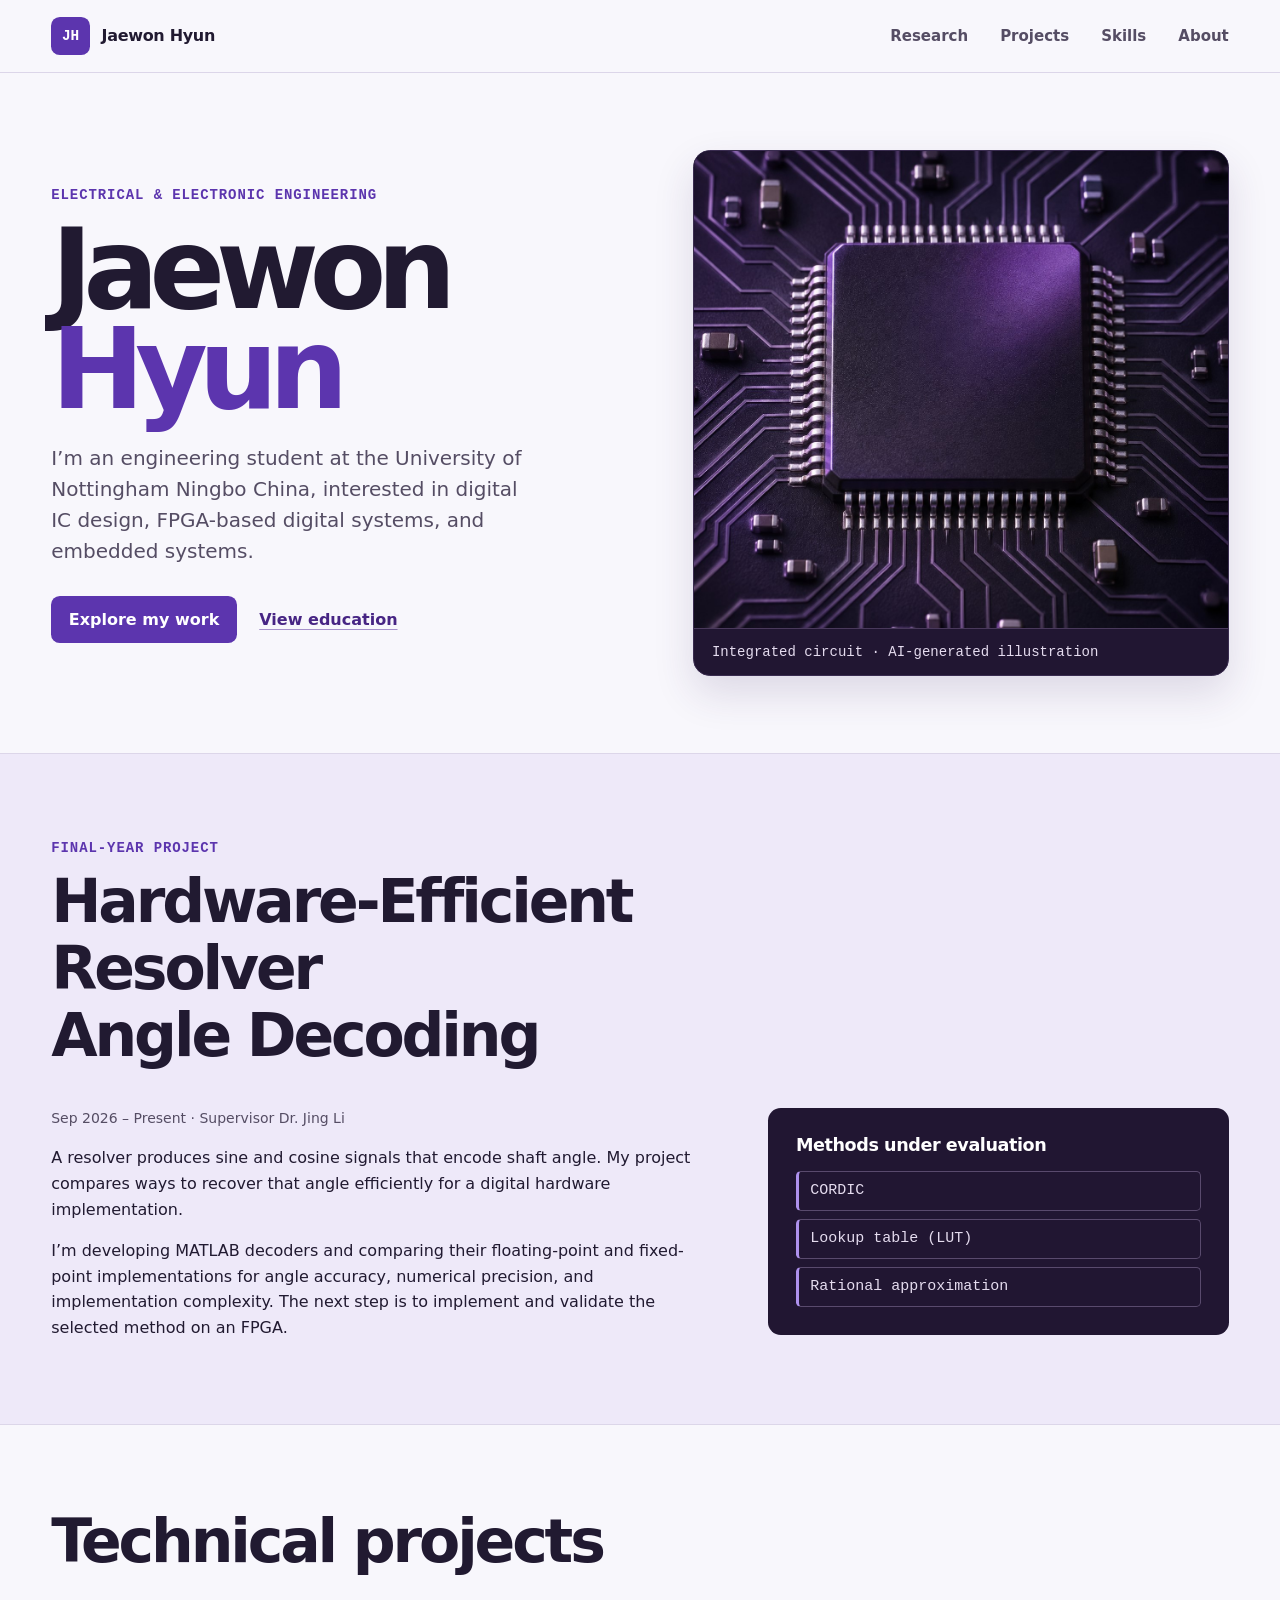
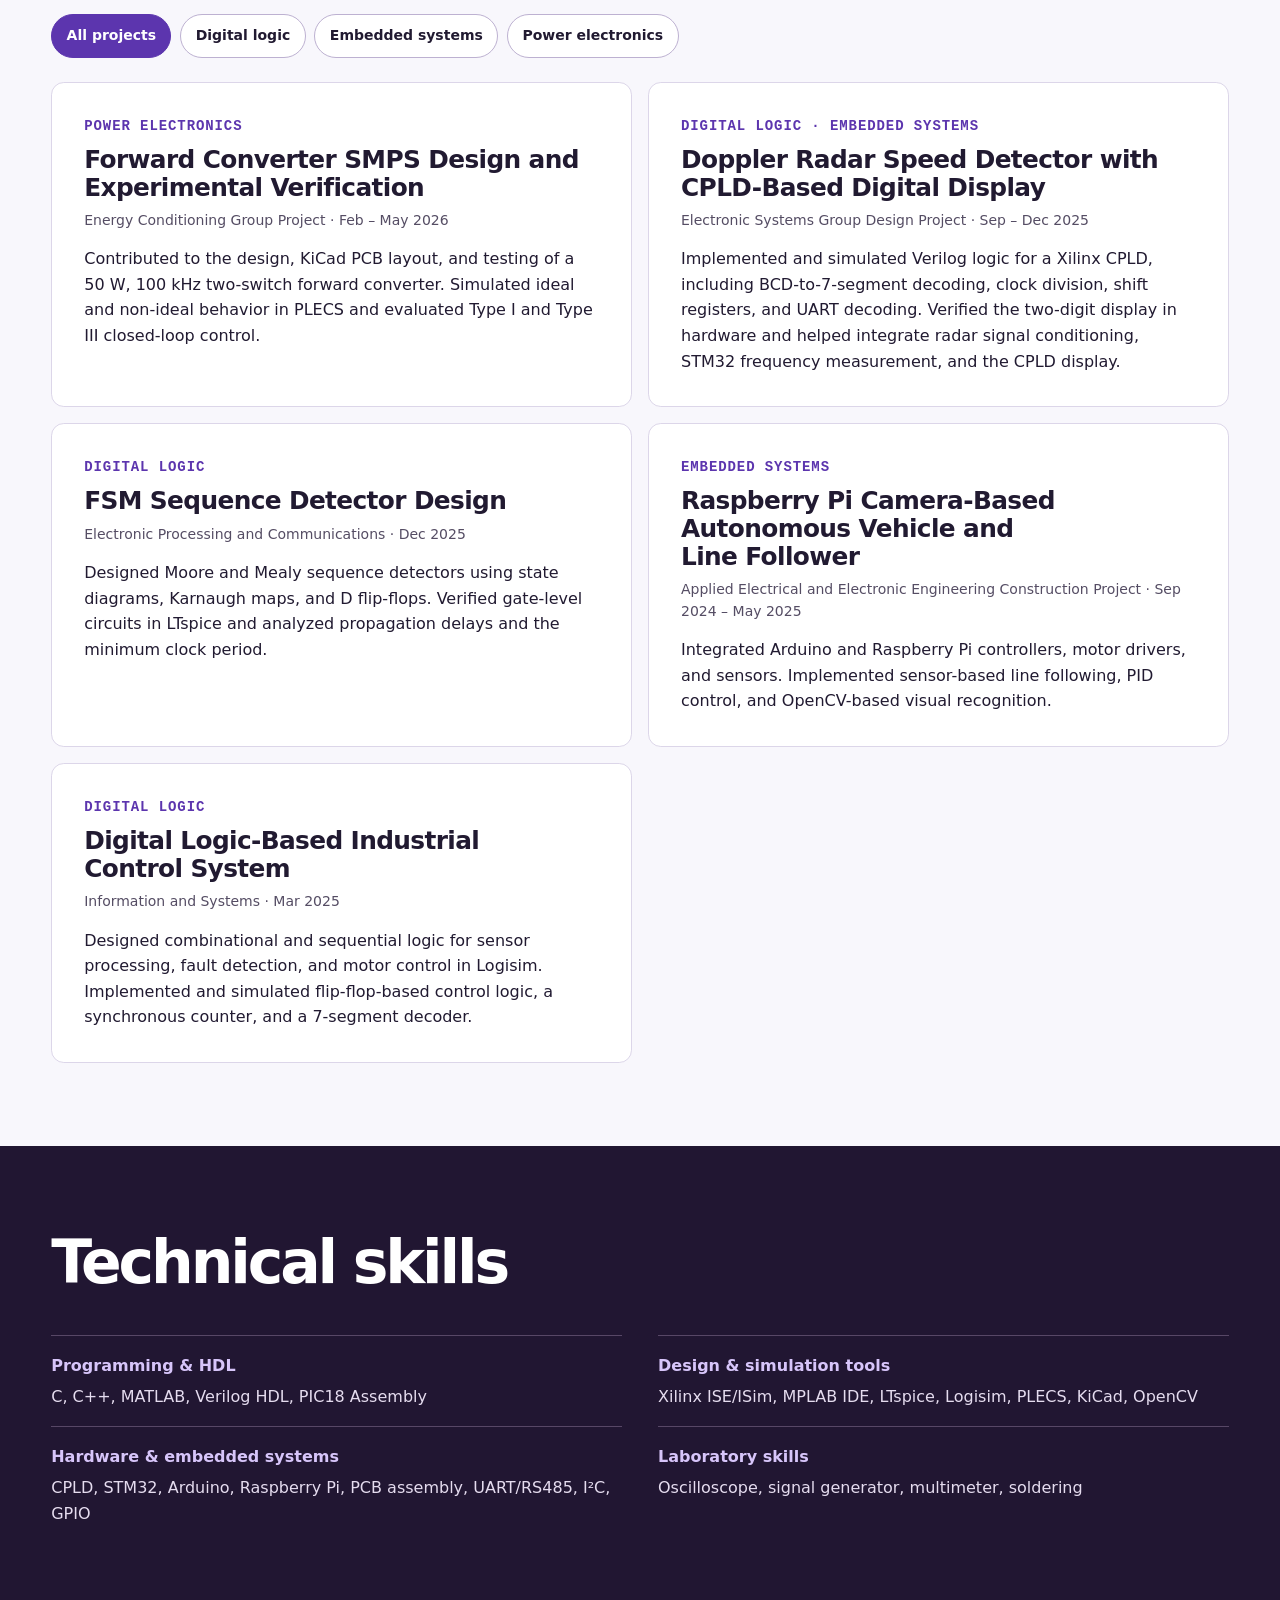
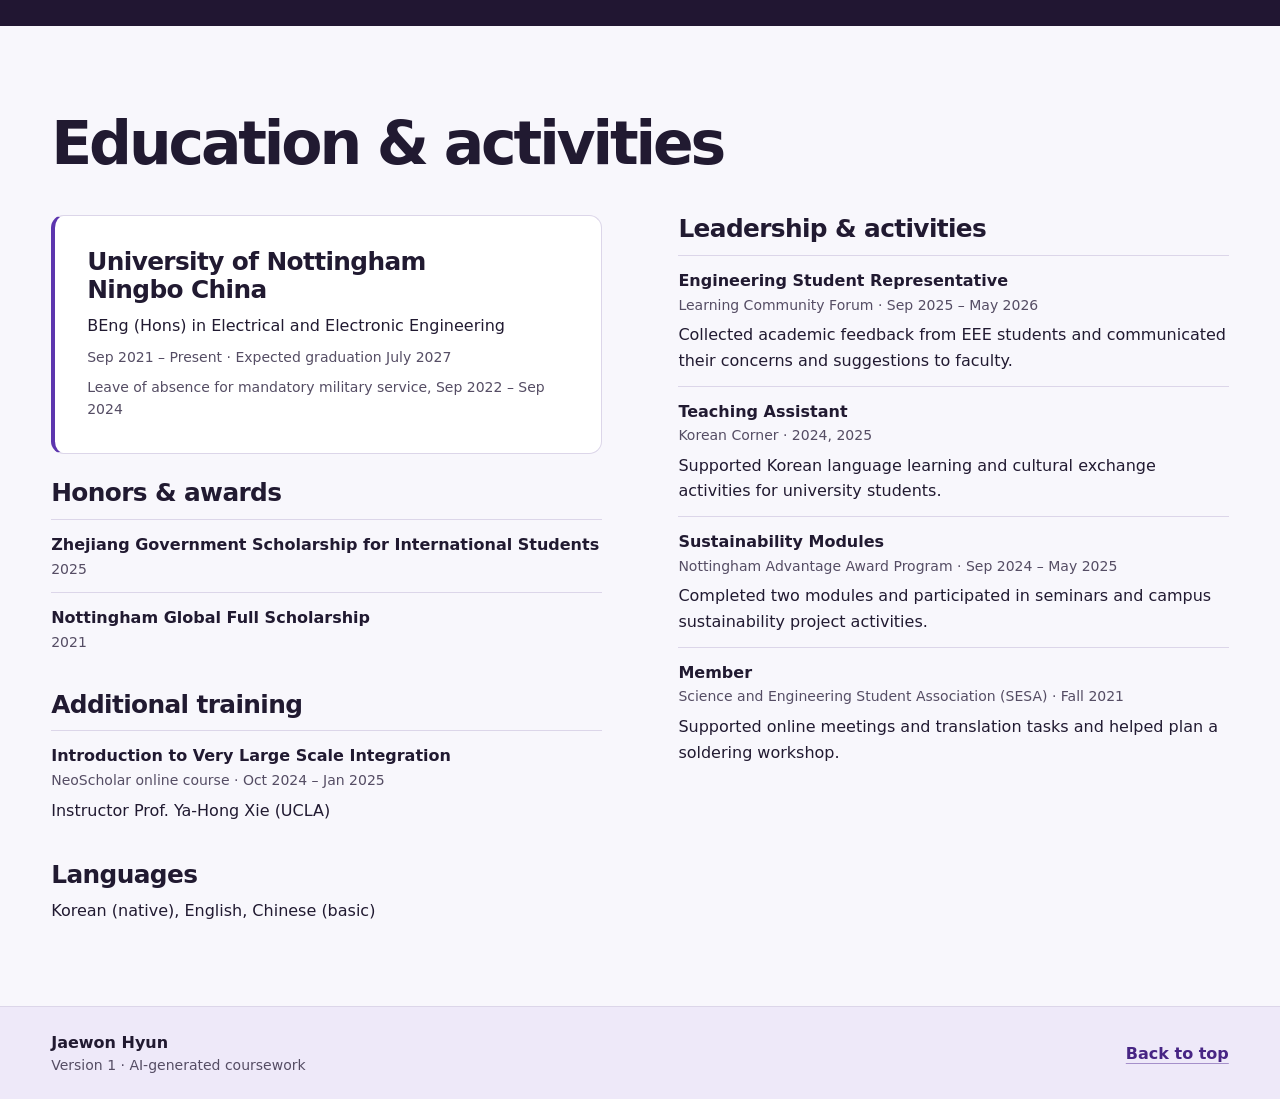
<file: version1/index.html>
<!doctype html>
<html lang="en">
<head>
  <meta charset="utf-8">
  <meta name="viewport" content="width=device-width, initial-scale=1">
  <meta name="description" content="Jaewon Hyun’s electrical and electronic engineering portfolio, featuring resolver angle decoding research, digital logic, and embedded systems projects.">
  <meta name="theme-color" content="#f8f7fc">
  <title>Jaewon Hyun | Engineering Portfolio</title>
  <link rel="stylesheet" href="styles.css">
  <script src="projects.js" defer></script>
</head>
<body>
  <a class="skip-link" href="#main">Skip to content</a>
  <header class="site-header" id="top">
    <div class="container header-inner">
      <a class="brand" href="#top" aria-label="Jaewon Hyun, home">
        <span class="monogram" aria-hidden="true">JH</span>
        <span>Jaewon Hyun</span>
      </a>
      <nav aria-label="Main navigation">
        <a href="#research">Research</a>
        <a href="#projects">Projects</a>
        <a href="#skills">Skills</a>
        <a href="#about">About</a>
      </nav>
    </div>
  </header>

  <main id="main" tabindex="-1">
    <section class="hero container" aria-labelledby="portfolio-title">
      <div class="hero-copy">
        <p class="eyebrow">Electrical &amp; electronic engineering</p>
        <h1 id="portfolio-title">Jaewon <span>Hyun</span></h1>
        <p class="intro">I’m an engineering student at the University of Nottingham Ningbo China, interested in digital IC design, FPGA-based digital systems, and embedded systems.</p>
        <div class="hero-links">
          <a class="button" href="#research">Explore my work</a>
          <a class="text-link" href="#education">View education</a>
        </div>
      </div>
      <figure class="hero-figure">
        <img src="assets/chip.jpg" width="1254" height="1254" alt="Illustration of an integrated circuit on a circuit board, lit in violet">
        <figcaption>Integrated circuit · AI-generated illustration</figcaption>
      </figure>
    </section>

    <section class="section research-section" id="research" aria-labelledby="research-title">
      <div class="container">
        <header class="section-heading">
          <p class="eyebrow">Final-year project</p>
          <h2 id="research-title">Hardware‑Efficient Resolver Angle Decoding</h2>
        </header>
        <div class="research-grid">
          <div class="research-copy">
            <p class="meta"><time datetime="2026-09">Sep 2026</time> – Present <span aria-hidden="true">·</span> Supervisor Dr. Jing Li</p>
            <p>A resolver produces sine and cosine signals that encode shaft angle. My project compares ways to recover that angle efficiently for a digital hardware implementation.</p>
            <p>I’m developing MATLAB decoders and comparing their floating-point and fixed-point implementations for angle accuracy, numerical precision, and implementation complexity. The next step is to implement and validate the selected method on an FPGA.</p>
          </div>
          <div class="methods">
            <h3>Methods under evaluation</h3>
            <ul>
              <li>CORDIC</li>
              <li>Lookup table (LUT)</li>
              <li>Rational approximation</li>
            </ul>
          </div>
        </div>
      </div>
    </section>

    <section class="section container" id="projects" aria-labelledby="projects-title">
      <header class="section-heading">
        <h2 id="projects-title">Technical projects</h2>
      </header>
      <div class="project-filters" role="group" aria-label="Filter projects by topic" hidden>
        <button type="button" aria-pressed="true" data-filter="all">All projects</button>
        <button type="button" aria-pressed="false" data-filter="digital">Digital logic</button>
        <button type="button" aria-pressed="false" data-filter="embedded">Embedded systems</button>
        <button type="button" aria-pressed="false" data-filter="power">Power electronics</button>
      </div>
      <p class="visually-hidden" id="filter-status" role="status"></p>
      <div class="project-grid" id="project-list">
        <article class="project" data-topic="power">
          <p class="project-topic">Power electronics</p>
          <h3>Forward Converter SMPS Design and Experimental Verification</h3>
          <p class="meta">Energy Conditioning Group Project <span aria-hidden="true">·</span> <time datetime="2026-02">Feb</time> – <time datetime="2026-05">May 2026</time></p>
          <p>Contributed to the design, KiCad PCB layout, and testing of a 50 W, 100 kHz two-switch forward converter. Simulated ideal and non-ideal behavior in PLECS and evaluated Type I and Type III closed-loop control.</p>
        </article>
        <article class="project" data-topic="digital embedded">
          <p class="project-topic">Digital logic <span aria-hidden="true">·</span> Embedded systems</p>
          <h3>Doppler Radar Speed Detector with CPLD-Based Digital Display</h3>
          <p class="meta">Electronic Systems Group Design Project <span aria-hidden="true">·</span> <time datetime="2025-09">Sep</time> – <time datetime="2025-12">Dec 2025</time></p>
          <p>Implemented and simulated Verilog logic for a Xilinx CPLD, including BCD-to-7-segment decoding, clock division, shift registers, and UART decoding. Verified the two-digit display in hardware and helped integrate radar signal conditioning, STM32 frequency measurement, and the CPLD display.</p>
        </article>
        <article class="project" data-topic="digital">
          <p class="project-topic">Digital logic</p>
          <h3>FSM Sequence Detector Design</h3>
          <p class="meta">Electronic Processing and Communications <span aria-hidden="true">·</span> <time datetime="2025-12">Dec 2025</time></p>
          <p>Designed Moore and Mealy sequence detectors using state diagrams, Karnaugh maps, and D flip-flops. Verified gate-level circuits in LTspice and analyzed propagation delays and the minimum clock period.</p>
        </article>
        <article class="project" data-topic="embedded">
          <p class="project-topic">Embedded systems</p>
          <h3>Raspberry Pi Camera-Based Autonomous Vehicle and Line Follower</h3>
          <p class="meta">Applied Electrical and Electronic Engineering Construction Project <span aria-hidden="true">·</span> <time datetime="2024-09">Sep 2024</time> – <time datetime="2025-05">May 2025</time></p>
          <p>Integrated Arduino and Raspberry Pi controllers, motor drivers, and sensors. Implemented sensor-based line following, PID control, and OpenCV-based visual recognition.</p>
        </article>
        <article class="project" data-topic="digital">
          <p class="project-topic">Digital logic</p>
          <h3>Digital Logic-Based Industrial Control System</h3>
          <p class="meta">Information and Systems <span aria-hidden="true">·</span> <time datetime="2025-03">Mar 2025</time></p>
          <p>Designed combinational and sequential logic for sensor processing, fault detection, and motor control in Logisim. Implemented and simulated flip-flop-based control logic, a synchronous counter, and a 7-segment decoder.</p>
        </article>
      </div>
    </section>

    <section class="section skills-section" id="skills" aria-labelledby="skills-title">
      <div class="container">
        <header class="section-heading">
          <h2 id="skills-title">Technical skills</h2>
        </header>
        <dl class="skills-grid">
          <div><dt>Programming &amp; HDL</dt><dd>C, C++, MATLAB, Verilog HDL, PIC18 Assembly</dd></div>
          <div><dt>Design &amp; simulation tools</dt><dd>Xilinx ISE/ISim, MPLAB IDE, LTspice, Logisim, PLECS, KiCad, OpenCV</dd></div>
          <div><dt>Hardware &amp; embedded systems</dt><dd>CPLD, STM32, Arduino, Raspberry Pi, PCB assembly, UART/RS485, I²C, GPIO</dd></div>
          <div><dt>Laboratory skills</dt><dd>Oscilloscope, signal generator, multimeter, soldering</dd></div>
        </dl>
      </div>
    </section>

    <section class="section container" id="about" aria-labelledby="about-title">
      <header class="section-heading">
        <h2 id="about-title">Education &amp; activities</h2>
      </header>
      <div class="about-grid">
        <div class="education-column">
          <article class="education" id="education" aria-labelledby="education-title">
            <h3 id="education-title">University of Nottingham Ningbo China</h3>
            <p>BEng (Hons) in Electrical and Electronic Engineering</p>
            <p class="meta"><time datetime="2021-09">Sep 2021</time> – Present <span aria-hidden="true">·</span> Expected graduation <time datetime="2027-07">July 2027</time></p>
            <p class="meta">Leave of absence for mandatory military service, <time datetime="2022-09">Sep 2022</time> – <time datetime="2024-09">Sep 2024</time></p>
          </article>
          <div class="background-group">
            <h3>Honors &amp; awards</h3>
            <ul class="record-list">
              <li><strong>Zhejiang Government Scholarship for International Students</strong><span><time datetime="2025">2025</time></span></li>
              <li><strong>Nottingham Global Full Scholarship</strong><span><time datetime="2021">2021</time></span></li>
            </ul>
          </div>
          <div class="background-group">
            <h3>Additional training</h3>
            <ul class="record-list">
              <li>
                <strong>Introduction to Very Large Scale Integration</strong>
                <span>NeoScholar online course <span aria-hidden="true">·</span> <time datetime="2024-10">Oct 2024</time> – <time datetime="2025-01">Jan 2025</time></span>
                <p>Instructor Prof. Ya-Hong Xie (UCLA)</p>
              </li>
            </ul>
          </div>
          <div class="background-group">
            <h3>Languages</h3>
            <p>Korean (native), English, Chinese (basic)</p>
          </div>
        </div>
        <div class="activities">
          <h3>Leadership &amp; activities</h3>
          <ul class="record-list">
            <li>
              <strong>Engineering Student Representative</strong>
              <span>Learning Community Forum <span aria-hidden="true">·</span> <time datetime="2025-09">Sep 2025</time> – <time datetime="2026-05">May 2026</time></span>
              <p>Collected academic feedback from EEE students and communicated their concerns and suggestions to faculty.</p>
            </li>
            <li>
              <strong>Teaching Assistant</strong>
              <span>Korean Corner <span aria-hidden="true">·</span> <time datetime="2024">2024</time>, <time datetime="2025">2025</time></span>
              <p>Supported Korean language learning and cultural exchange activities for university students.</p>
            </li>
            <li>
              <strong>Sustainability Modules</strong>
              <span>Nottingham Advantage Award Program <span aria-hidden="true">·</span> <time datetime="2024-09">Sep 2024</time> – <time datetime="2025-05">May 2025</time></span>
              <p>Completed two modules and participated in seminars and campus sustainability project activities.</p>
            </li>
            <li>
              <strong>Member</strong>
              <span>Science and Engineering Student Association (SESA) <span aria-hidden="true">·</span> Fall <time datetime="2021">2021</time></span>
              <p>Supported online meetings and translation tasks and helped plan a soldering workshop.</p>
            </li>
          </ul>
        </div>
      </div>
    </section>
  </main>

  <footer class="site-footer">
    <div class="container footer-inner">
      <div>
        <p class="footer-name">Jaewon Hyun</p>
        <p class="meta">Version 1 · AI-generated coursework</p>
      </div>
      <a class="text-link" href="#top">Back to top</a>
    </div>
  </footer>
</body>
</html>
</file>
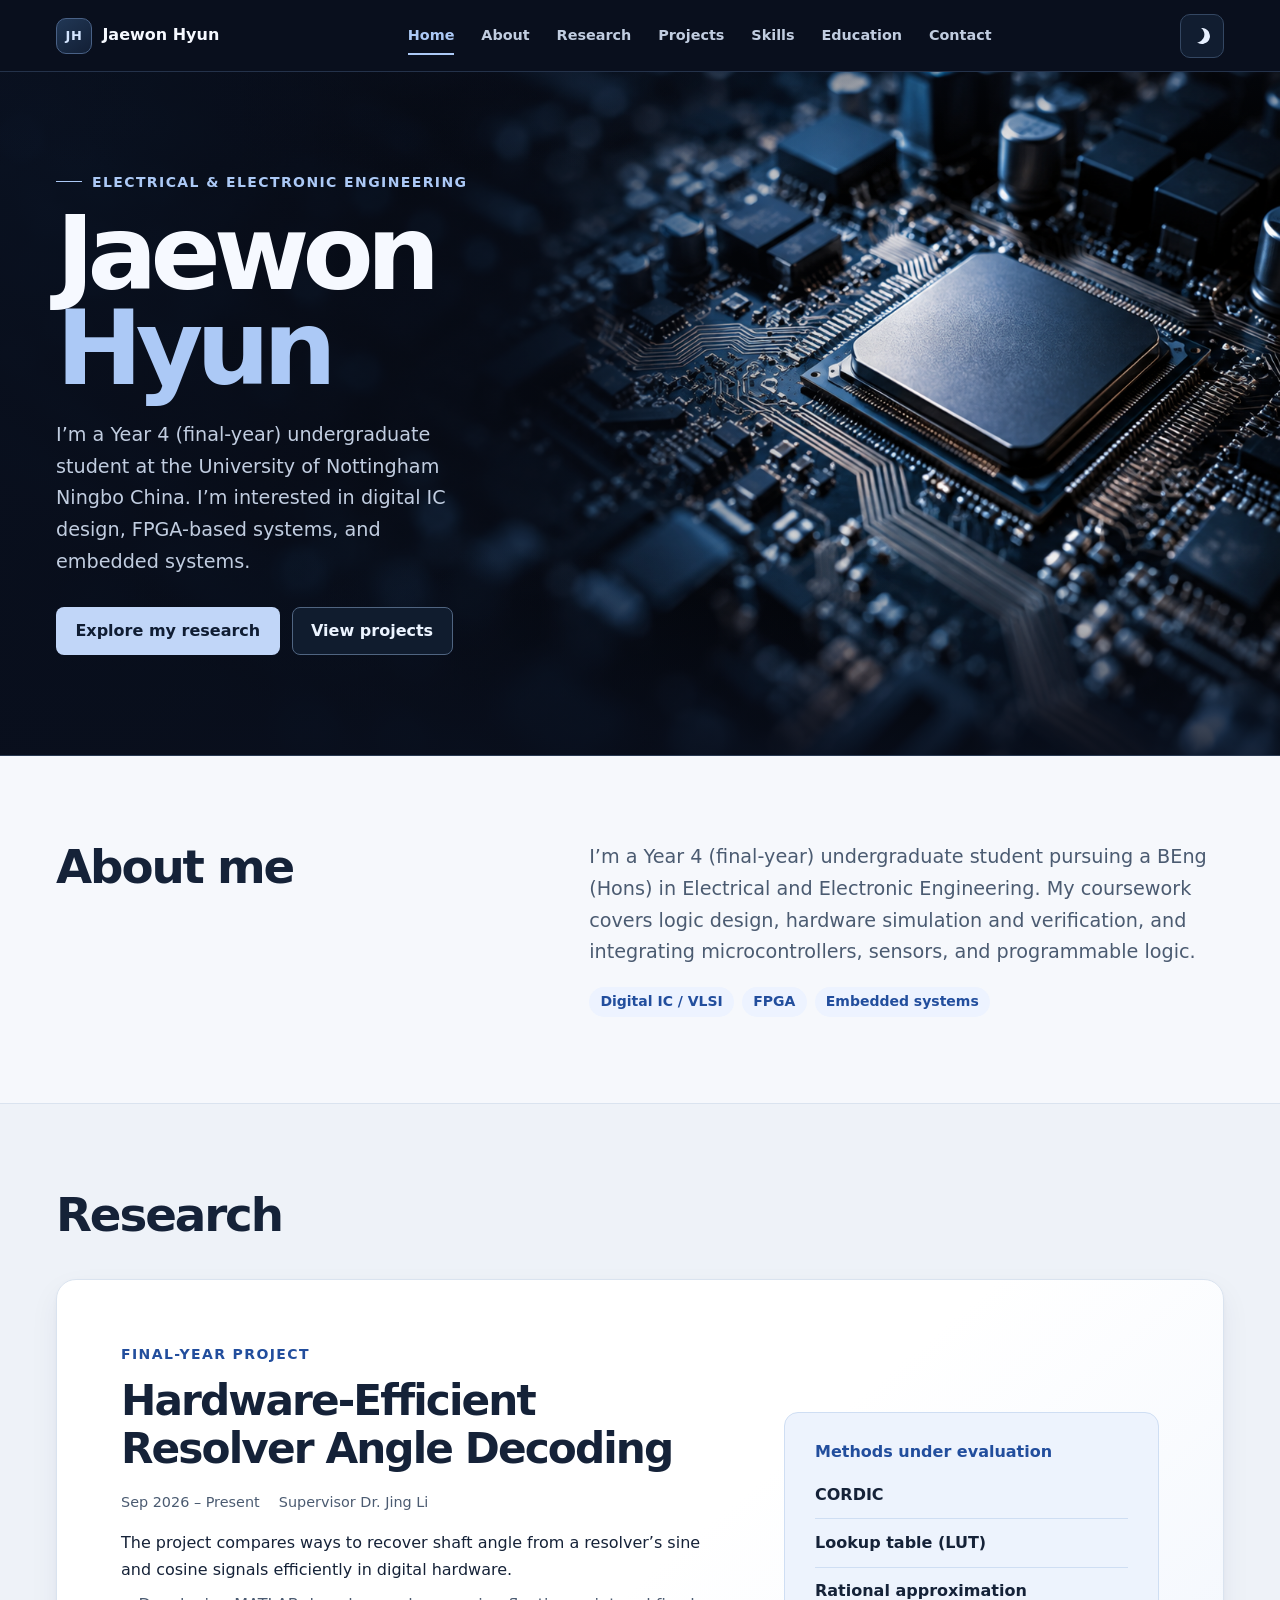
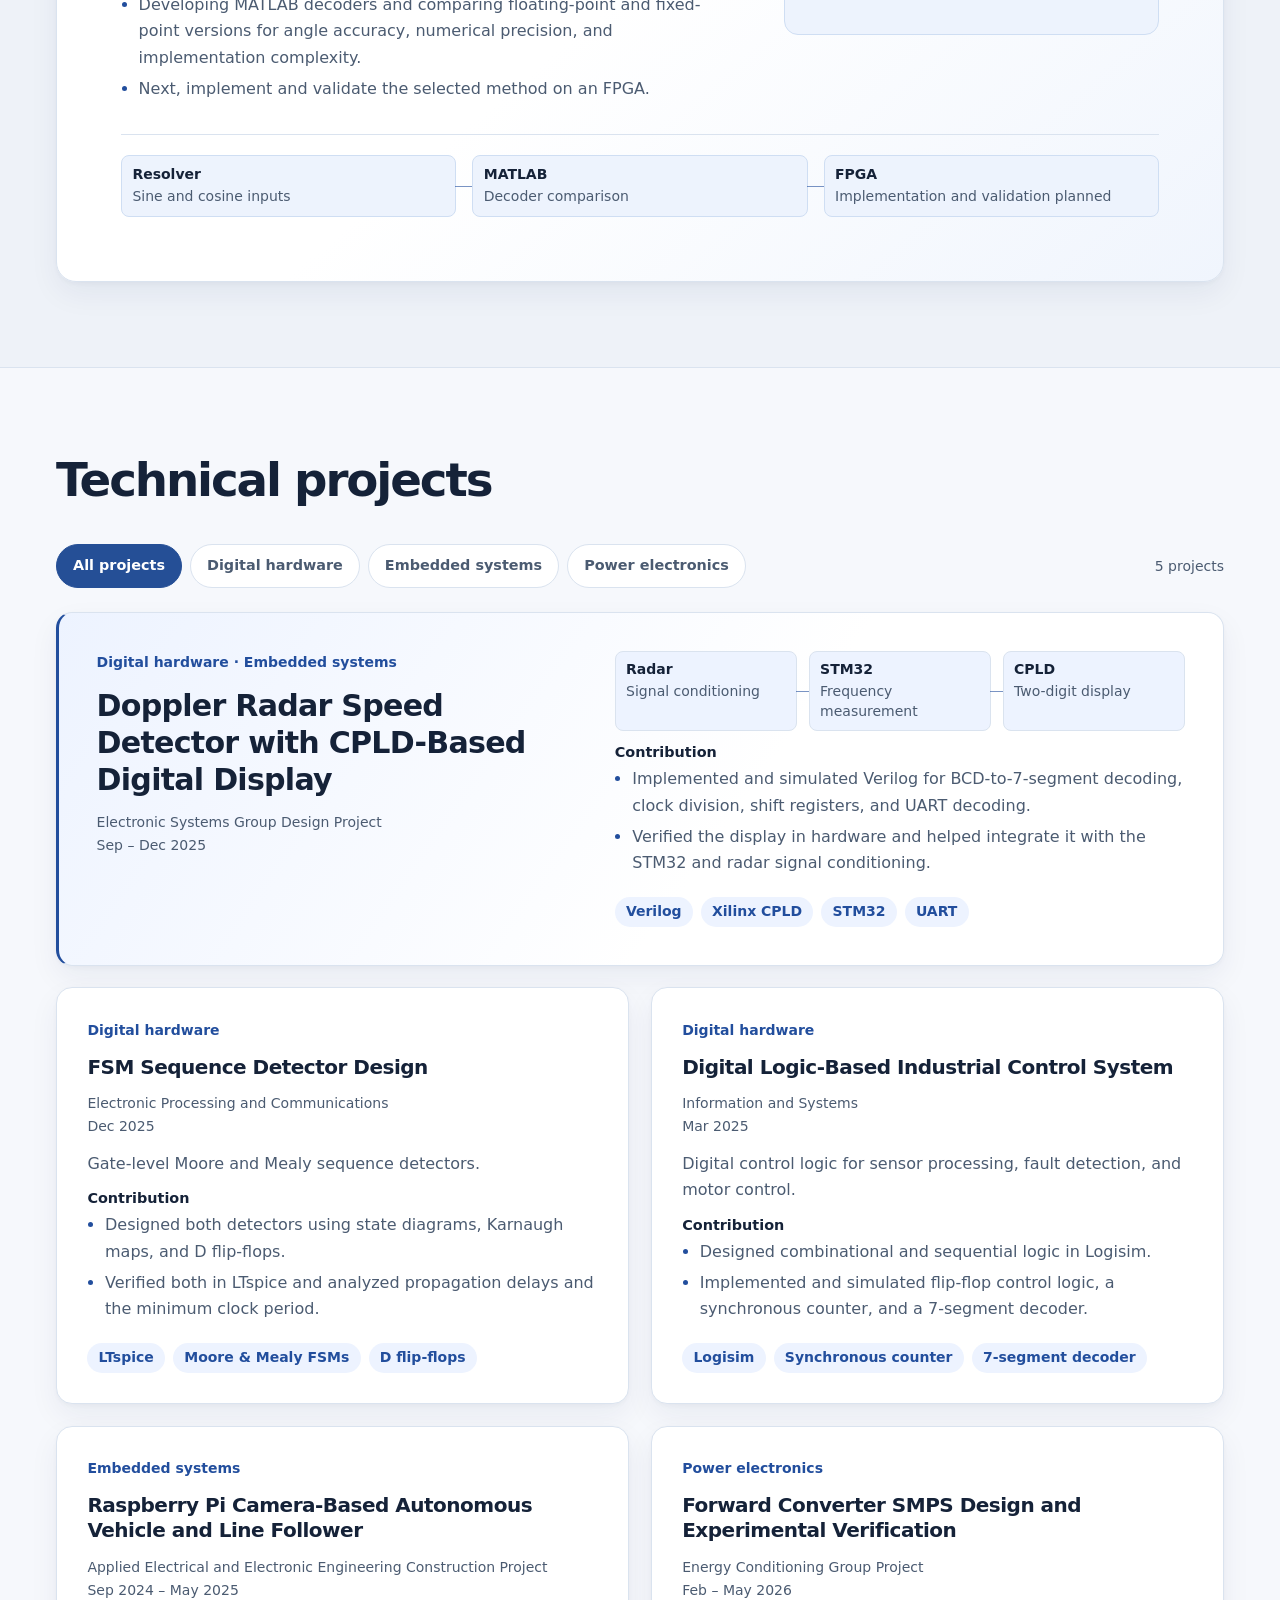
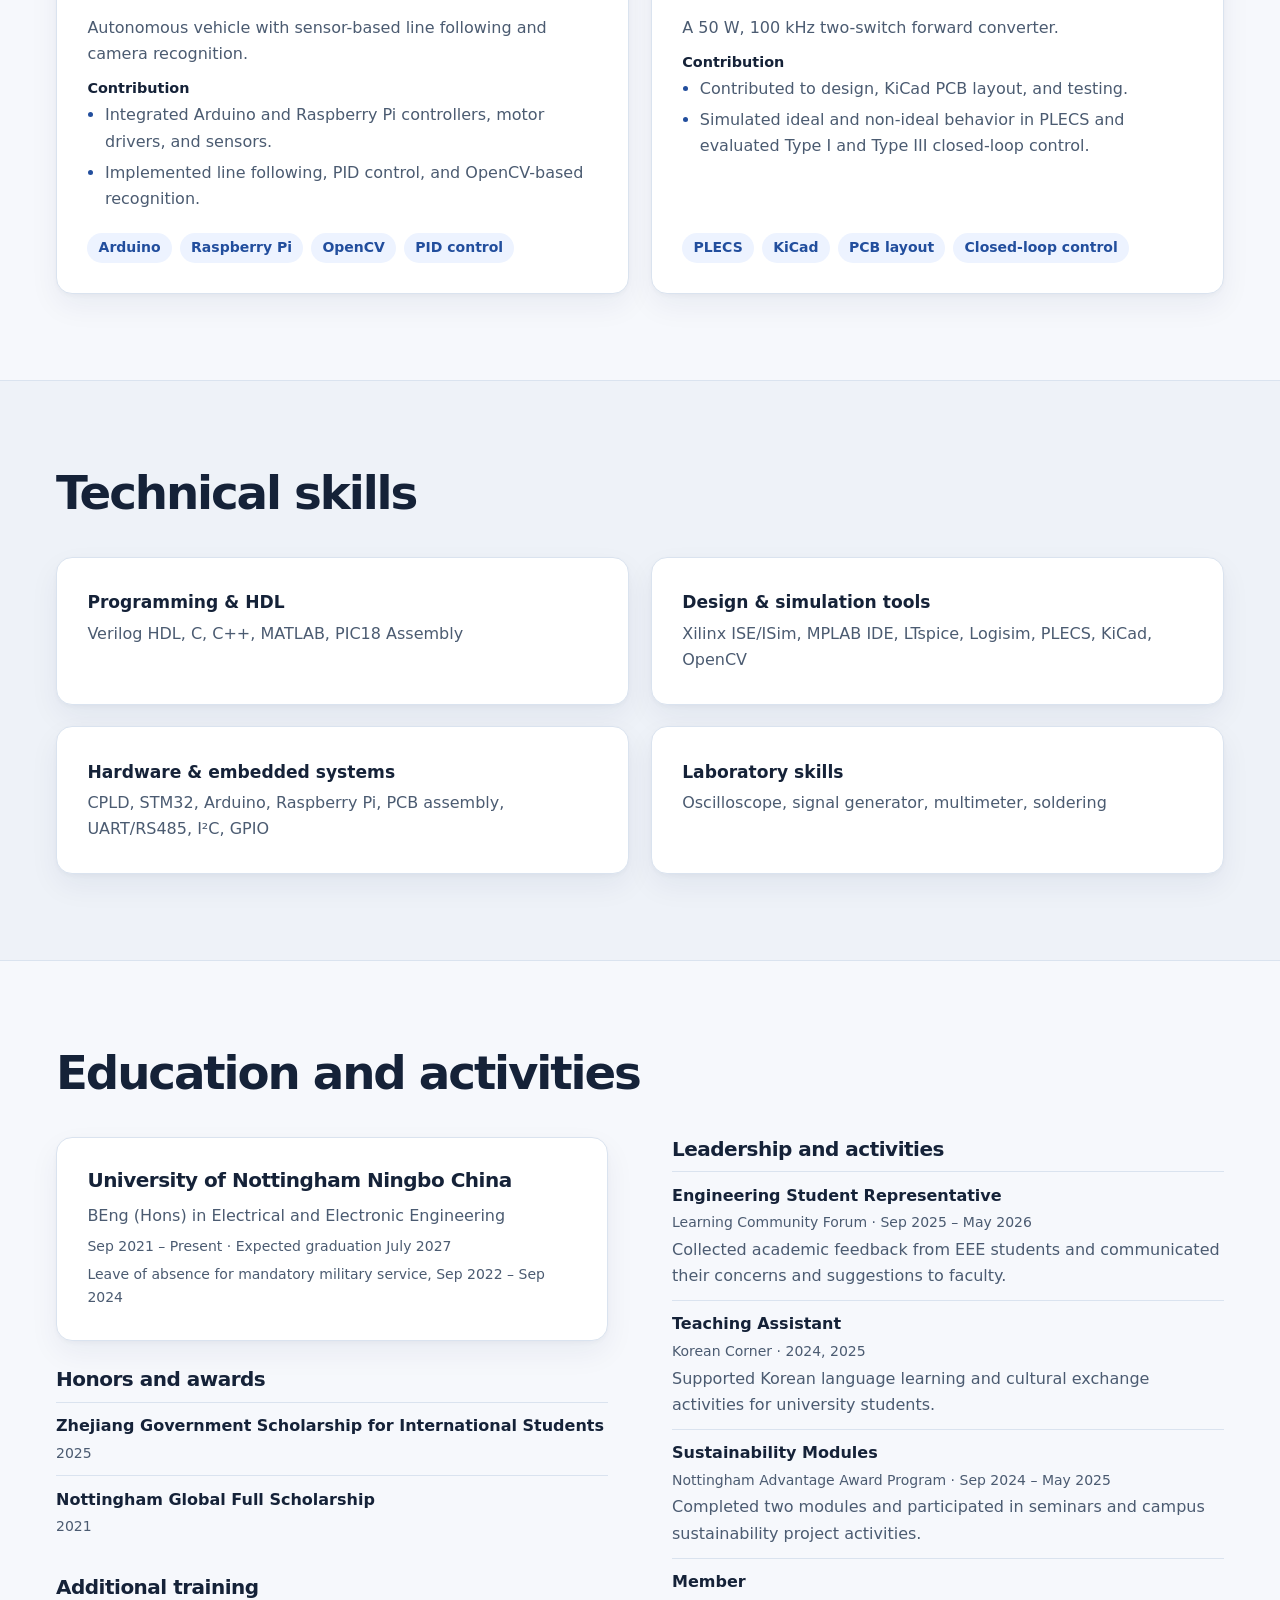
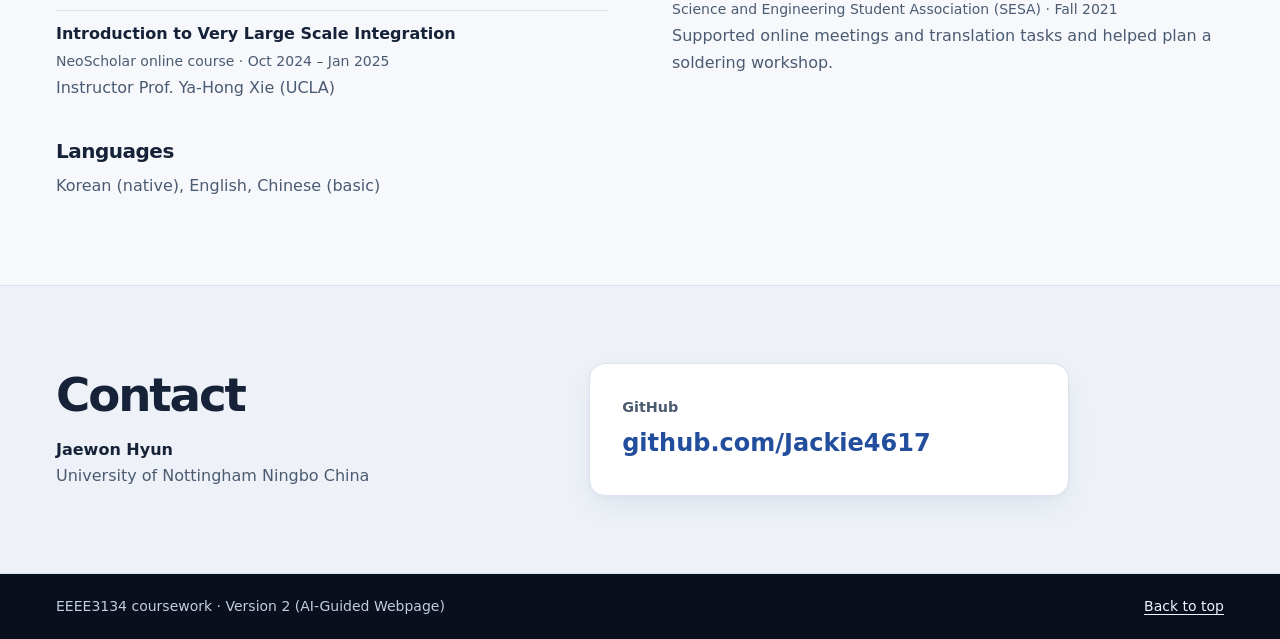
<file: version2/index.html>
<!doctype html>
<html lang="en">
<head>
  <meta charset="utf-8">
  <meta name="viewport" content="width=device-width, initial-scale=1">
  <meta name="description" content="Jaewon Hyun’s electrical and electronic engineering portfolio, featuring resolver angle decoding research, digital hardware, and embedded systems projects.">
  <meta name="theme-color" content="#0b172b">
  <title>Jaewon Hyun | Engineering Portfolio</title>
  <link rel="stylesheet" href="./styles.css">
  <script src="./script.js" defer></script>
</head>
<body>
  <a class="skip-link" href="#main">Skip to content</a>
  <header class="site-header">
    <div class="container header-inner">
      <a class="brand" href="#home">
        <span class="monogram" aria-hidden="true">JH</span>
        <span>Jaewon Hyun</span>
      </a>
      <nav class="site-nav" id="site-nav" aria-label="Main navigation">
        <a href="#home">Home</a>
        <a href="#about">About</a>
        <a href="#research">Research</a>
        <a href="#projects">Projects</a>
        <a href="#skills">Skills</a>
        <a href="#education">Education</a>
        <a href="#contact">Contact</a>
      </nav>
      <div class="header-actions">
        <button class="theme-toggle" type="button" aria-pressed="false" aria-label="Dark mode" hidden>
          <span class="theme-icon" aria-hidden="true"></span>
        </button>
        <button class="menu-toggle" type="button" aria-controls="site-nav" aria-expanded="false" hidden>Menu</button>
      </div>
    </div>
  </header>

  <main id="main" tabindex="-1">
    <section class="hero" id="home" aria-labelledby="home-title" tabindex="-1">
      <div class="container hero-inner">
        <div class="hero-copy">
          <p class="eyebrow"><span class="eyebrow-line" aria-hidden="true"></span> Electrical &amp; electronic engineering</p>
          <h1 id="home-title">Jaewon <span>Hyun</span></h1>
          <p class="hero-intro">I’m a Year 4 (final-year) undergraduate student at the University of Nottingham Ningbo China. I’m interested in digital IC design, FPGA-based systems, and embedded systems.</p>
          <div class="hero-links">
            <a class="button button-primary" href="#research">Explore my research</a>
            <a class="button button-outline" href="#projects">View projects</a>
          </div>
        </div>
        <div class="hero-visual" aria-hidden="true">
          <img src="./assets/semiconductor-hero.png" width="1672" height="941" alt="" fetchpriority="high">
        </div>
      </div>
    </section>

    <section class="section container about" id="about" aria-labelledby="about-title" tabindex="-1">
      <div>
        <h2 id="about-title">About me</h2>
      </div>
      <div class="about-copy">
        <p>I’m a Year 4 (final-year) undergraduate student pursuing a BEng (Hons) in Electrical and Electronic Engineering. My coursework covers logic design, hardware simulation and verification, and integrating microcontrollers, sensors, and programmable logic.</p>
        <ul class="interest-list" aria-label="Engineering interests">
          <li>Digital IC / VLSI</li>
          <li>FPGA</li>
          <li>Embedded systems</li>
        </ul>
      </div>
    </section>

    <section class="section research-section" id="research" aria-labelledby="research-title" tabindex="-1">
      <div class="container">
        <h2 class="section-title" id="research-title">Research</h2>
        <article class="research-card" aria-labelledby="final-year-title" data-reveal>
          <div class="research-copy">
            <p class="eyebrow">Final-Year Project</p>
            <h3 id="final-year-title">Hardware-Efficient Resolver Angle Decoding</h3>
            <p class="research-meta"><span><time datetime="2026-09">Sep 2026</time> – Present</span><span>Supervisor Dr. Jing Li</span></p>
            <p class="research-summary">The project compares ways to recover shaft angle from a resolver’s sine and cosine signals efficiently in digital hardware.</p>
            <ul class="detail-list">
              <li>Developing MATLAB decoders and comparing floating-point and fixed-point versions for angle accuracy, numerical precision, and implementation complexity.</li>
              <li>Next, implement and validate the selected method on an FPGA.</li>
            </ul>
          </div>
          <div class="research-methods">
            <h4>Methods under evaluation</h4>
            <ul>
              <li>CORDIC</li>
              <li>Lookup table (LUT)</li>
              <li>Rational approximation</li>
            </ul>
          </div>
          <ol class="signal-flow research-flow" aria-label="Resolver angle decoding workflow" role="list">
            <li><strong>Resolver</strong><span>Sine and cosine inputs</span></li>
            <li><strong>MATLAB</strong><span>Decoder comparison</span></li>
            <li><strong>FPGA</strong><span>Implementation and validation planned</span></li>
          </ol>
        </article>
      </div>
    </section>

    <section class="section container" id="projects" aria-labelledby="projects-title" tabindex="-1">
      <h2 class="section-title" id="projects-title">Technical projects</h2>
      <div class="project-controls" hidden>
        <div class="project-filters" role="group" aria-label="Filter technical projects">
          <button type="button" data-filter="all" aria-pressed="true" aria-controls="project-list">All projects</button>
          <button type="button" data-filter="digital" aria-pressed="false" aria-controls="project-list">Digital hardware</button>
          <button type="button" data-filter="embedded" aria-pressed="false" aria-controls="project-list">Embedded systems</button>
          <button type="button" data-filter="power" aria-pressed="false" aria-controls="project-list">Power electronics</button>
        </div>
        <p class="project-count" role="status" aria-atomic="true"></p>
      </div>
      <div class="project-grid" id="project-list">
        <article class="project-card project-featured" data-topics="digital embedded" data-reveal>
          <div class="project-featured-heading">
            <p class="project-category">Digital hardware · Embedded systems</p>
            <h3>Doppler Radar Speed Detector with CPLD-Based Digital Display</h3>
            <p class="project-meta">Electronic Systems Group Design Project<br><time datetime="2025-09">Sep</time> – <time datetime="2025-12">Dec 2025</time></p>
          </div>
          <div class="project-featured-detail">
            <ol class="signal-flow" aria-label="Doppler radar speed detector signal path" role="list">
              <li><strong>Radar</strong><span>Signal conditioning</span></li>
              <li><strong>STM32</strong><span>Frequency measurement</span></li>
              <li><strong>CPLD</strong><span>Two-digit display</span></li>
            </ol>
            <div class="project-contribution">
              <h4>Contribution</h4>
              <ul class="detail-list">
                <li>Implemented and simulated Verilog for BCD-to-7-segment decoding, clock division, shift registers, and UART decoding.</li>
                <li>Verified the display in hardware and helped integrate it with the STM32 and radar signal conditioning.</li>
              </ul>
            </div>
            <ul class="tech-list" aria-label="Technologies">
              <li>Verilog</li><li>Xilinx CPLD</li><li>STM32</li><li>UART</li>
            </ul>
          </div>
        </article>
        <article class="project-card" data-topics="digital" data-reveal>
          <p class="project-category">Digital hardware</p>
          <h3>FSM Sequence Detector Design</h3>
          <p class="project-meta">Electronic Processing and Communications<br><time datetime="2025-12">Dec 2025</time></p>
          <p>Gate-level Moore and Mealy sequence detectors.</p>
          <div class="project-contribution">
            <h4>Contribution</h4>
            <ul class="detail-list">
              <li>Designed both detectors using state diagrams, Karnaugh maps, and D flip-flops.</li>
              <li>Verified both in LTspice and analyzed propagation delays and the minimum clock period.</li>
            </ul>
          </div>
          <ul class="tech-list" aria-label="Technologies">
            <li>LTspice</li><li>Moore &amp; Mealy FSMs</li><li>D flip-flops</li>
          </ul>
        </article>
        <article class="project-card" data-topics="digital" data-reveal>
          <p class="project-category">Digital hardware</p>
          <h3>Digital Logic-Based Industrial Control System</h3>
          <p class="project-meta">Information and Systems<br><time datetime="2025-03">Mar 2025</time></p>
          <p>Digital control logic for sensor processing, fault detection, and motor control.</p>
          <div class="project-contribution">
            <h4>Contribution</h4>
            <ul class="detail-list">
              <li>Designed combinational and sequential logic in Logisim.</li>
              <li>Implemented and simulated flip-flop control logic, a synchronous counter, and a 7-segment decoder.</li>
            </ul>
          </div>
          <ul class="tech-list" aria-label="Technologies">
            <li>Logisim</li><li>Synchronous counter</li><li>7-segment decoder</li>
          </ul>
        </article>
        <article class="project-card" data-topics="embedded" data-reveal>
          <p class="project-category">Embedded systems</p>
          <h3>Raspberry Pi Camera-Based Autonomous Vehicle and Line Follower</h3>
          <p class="project-meta">Applied Electrical and Electronic Engineering Construction Project<br><time datetime="2024-09">Sep 2024</time> – <time datetime="2025-05">May 2025</time></p>
          <p>Autonomous vehicle with sensor-based line following and camera recognition.</p>
          <div class="project-contribution">
            <h4>Contribution</h4>
            <ul class="detail-list">
              <li>Integrated Arduino and Raspberry Pi controllers, motor drivers, and sensors.</li>
              <li>Implemented line following, PID control, and OpenCV-based recognition.</li>
            </ul>
          </div>
          <ul class="tech-list" aria-label="Technologies">
            <li>Arduino</li><li>Raspberry Pi</li><li>OpenCV</li><li>PID control</li>
          </ul>
        </article>
        <article class="project-card" data-topics="power" data-reveal>
          <p class="project-category">Power electronics</p>
          <h3>Forward Converter SMPS Design and Experimental Verification</h3>
          <p class="project-meta">Energy Conditioning Group Project<br><time datetime="2026-02">Feb</time> – <time datetime="2026-05">May 2026</time></p>
          <p>A 50 W, 100 kHz two-switch forward converter.</p>
          <div class="project-contribution">
            <h4>Contribution</h4>
            <ul class="detail-list">
              <li>Contributed to design, KiCad PCB layout, and testing.</li>
              <li>Simulated ideal and non-ideal behavior in PLECS and evaluated Type I and Type III closed-loop control.</li>
            </ul>
          </div>
          <ul class="tech-list" aria-label="Technologies">
            <li>PLECS</li><li>KiCad</li><li>PCB layout</li><li>Closed-loop control</li>
          </ul>
        </article>
      </div>
    </section>

    <section class="section skills-section" id="skills" aria-labelledby="skills-title" tabindex="-1">
      <div class="container">
        <h2 class="section-title" id="skills-title">Technical skills</h2>
        <dl class="skills-grid" data-reveal>
          <div><dt>Programming &amp; HDL</dt><dd>Verilog HDL, C, C++, MATLAB, PIC18 Assembly</dd></div>
          <div><dt>Design &amp; simulation tools</dt><dd>Xilinx ISE/ISim, MPLAB IDE, LTspice, Logisim, PLECS, KiCad, OpenCV</dd></div>
          <div><dt>Hardware &amp; embedded systems</dt><dd>CPLD, STM32, Arduino, Raspberry Pi, PCB assembly, UART/RS485, I²C, GPIO</dd></div>
          <div><dt>Laboratory skills</dt><dd>Oscilloscope, signal generator, multimeter, soldering</dd></div>
        </dl>
      </div>
    </section>

    <section class="section container" id="education" aria-labelledby="education-title" tabindex="-1">
      <h2 class="section-title" id="education-title">Education and activities</h2>
      <div class="background-grid">
        <div>
          <article class="education-card">
            <h3>University of Nottingham Ningbo China</h3>
            <p>BEng (Hons) in Electrical and Electronic Engineering</p>
            <p class="record-meta"><time datetime="2021-09">Sep 2021</time> – Present · Expected graduation <time datetime="2027-07">July 2027</time></p>
            <p class="record-meta">Leave of absence for mandatory military service, <time datetime="2022-09">Sep 2022</time> – <time datetime="2024-09">Sep 2024</time></p>
          </article>
          <div class="background-group">
            <h3>Honors and awards</h3>
            <ul class="record-list">
              <li><strong>Zhejiang Government Scholarship for International Students</strong><span class="record-meta"><time datetime="2025">2025</time></span></li>
              <li><strong>Nottingham Global Full Scholarship</strong><span class="record-meta"><time datetime="2021">2021</time></span></li>
            </ul>
          </div>
          <div class="background-group">
            <h3>Additional training</h3>
            <ul class="record-list">
              <li>
                <strong>Introduction to Very Large Scale Integration</strong>
                <span class="record-meta">NeoScholar online course · <time datetime="2024-10">Oct 2024</time> – <time datetime="2025-01">Jan 2025</time></span>
                <p>Instructor Prof. Ya-Hong Xie (UCLA)</p>
              </li>
            </ul>
          </div>
          <div class="background-group">
            <h3>Languages</h3>
            <p>Korean (native), English, Chinese (basic)</p>
          </div>
        </div>
        <div class="activities">
          <h3>Leadership and activities</h3>
          <ul class="record-list">
            <li>
              <strong>Engineering Student Representative</strong>
              <span class="record-meta">Learning Community Forum · <time datetime="2025-09">Sep 2025</time> – <time datetime="2026-05">May 2026</time></span>
              <p>Collected academic feedback from EEE students and communicated their concerns and suggestions to faculty.</p>
            </li>
            <li>
              <strong>Teaching Assistant</strong>
              <span class="record-meta">Korean Corner · <time datetime="2024">2024</time>, <time datetime="2025">2025</time></span>
              <p>Supported Korean language learning and cultural exchange activities for university students.</p>
            </li>
            <li>
              <strong>Sustainability Modules</strong>
              <span class="record-meta">Nottingham Advantage Award Program · <time datetime="2024-09">Sep 2024</time> – <time datetime="2025-05">May 2025</time></span>
              <p>Completed two modules and participated in seminars and campus sustainability project activities.</p>
            </li>
            <li>
              <strong>Member</strong>
              <span class="record-meta">Science and Engineering Student Association (SESA) · Fall <time datetime="2021">2021</time></span>
              <p>Supported online meetings and translation tasks and helped plan a soldering workshop.</p>
            </li>
          </ul>
        </div>
      </div>
    </section>

    <section class="section contact-section" id="contact" aria-labelledby="contact-title" tabindex="-1">
      <div class="container contact-inner">
        <div>
          <h2 id="contact-title">Contact</h2>
          <p class="contact-affiliation"><strong>Jaewon Hyun</strong><br>University of Nottingham Ningbo China</p>
        </div>
        <div class="contact-method" data-reveal>
          <p class="contact-label">GitHub</p>
          <a href="https://github.com/Jackie4617">github.com/Jackie4617</a>
        </div>
      </div>
    </section>
  </main>

  <footer class="site-footer">
    <div class="container footer-inner">
      <p>EEEE3134 coursework · Version 2 (AI-Guided Webpage)</p>
      <a href="#home">Back to top</a>
    </div>
  </footer>
</body>
</html>
</file>
<file: version1/styles.css>
:root {
  color-scheme: light;
  --page: #f8f7fc;
  --surface: #fff;
  --ink: #211a31;
  --muted: #554d64;
  --accent: #5c35ae;
  --accent-dark: #472584;
  --line: #dcd6e9;
  --tint: #eee9f9;
  --dark: #211632;
  --dark-text: #e5dcef;
  --gutter: clamp(1rem, 4vw, 3.75rem);
  --mono: ui-monospace, "Cascadia Mono", Consolas, monospace;
  font-family: system-ui, -apple-system, "Segoe UI", sans-serif;
  line-height: 1.6;
}

*, *::before, *::after { box-sizing: border-box; }

body {
  margin: 0;
  background: var(--page);
  color: var(--ink);
}

h1, h2, h3, p, figure, dl, dd { margin: 0; }

h1, h2, h3 {
  line-height: 1.12;
  text-wrap: balance;
}

h2 {
  font-size: clamp(2rem, 5vw, 3.75rem);
  letter-spacing: -0.052em;
}

h3 {
  font-size: clamp(1.2rem, 2vw, 1.55rem);
  letter-spacing: -0.025em;
}

a { color: inherit; }

:focus-visible {
  outline: 3px solid var(--accent);
  outline-offset: 4px;
}

[hidden] { display: none !important; }

.visually-hidden {
  position: absolute;
  width: 1px;
  height: 1px;
  padding: 0;
  overflow: hidden;
  clip-path: inset(50%);
  white-space: nowrap;
}

.skip-link {
  position: absolute;
  z-index: 2;
  top: 0.75rem;
  left: var(--gutter);
  padding: 0.5rem 1rem;
  background: var(--surface);
  transform: translateY(-200%);
}

.skip-link:focus { transform: none; }

.container {
  width: min(74rem, calc(100% - 2 * var(--gutter)));
  margin-inline: auto;
}

.site-header { border-bottom: 1px solid var(--line); }

.header-inner, .footer-inner {
  display: flex;
  align-items: center;
  justify-content: space-between;
  gap: 1rem;
  padding-block: 1rem;
}

.brand {
  display: inline-flex;
  align-items: center;
  gap: 0.75rem;
  font-weight: 700;
  letter-spacing: -0.02em;
  text-decoration: none;
}

.monogram {
  display: grid;
  width: 2.4rem;
  height: 2.4rem;
  place-items: center;
  border-radius: 0.55rem;
  background: var(--accent);
  color: #fff;
  font: 700 0.9rem var(--mono);
}

.site-header nav {
  display: flex;
  flex-wrap: wrap;
  gap: 0.15rem clamp(0.65rem, 3vw, 2rem);
}

.site-header nav a {
  display: inline-flex;
  min-height: 2.5rem;
  align-items: center;
  color: var(--muted);
  font-size: 0.9375rem;
  font-weight: 650;
  text-decoration: none;
}

.site-header nav a:hover { color: var(--accent); }

.hero {
  display: grid;
  grid-template-columns: 1fr 0.95fr;
  align-items: center;
  gap: clamp(2rem, 6vw, 6.25rem);
  padding-block: clamp(3rem, 6vw, 6.25rem);
}

.eyebrow, .project-topic {
  color: var(--accent);
  font-family: var(--mono);
  font-size: 0.875rem;
  font-weight: 700;
  letter-spacing: 0.065em;
  text-transform: uppercase;
}

.hero h1 {
  margin-block: 0.9rem 1.5rem;
  font-size: clamp(4.4rem, 8.7vw, 8.25rem);
  font-weight: 800;
  line-height: 0.89;
  letter-spacing: -0.082em;
}

.hero h1 span {
  display: block;
  color: var(--accent);
}

.intro {
  max-width: 30rem;
  color: var(--muted);
  font-size: clamp(1.05rem, 1.6vw, 1.25rem);
  line-height: 1.55;
}

.hero-links {
  display: flex;
  flex-wrap: wrap;
  align-items: center;
  gap: 0.6rem 1.4rem;
  margin-top: 1.85rem;
}

.button, .text-link {
  display: inline-flex;
  min-height: 2.75rem;
  align-items: center;
  font-weight: 700;
}

.button {
  justify-content: center;
  padding: 0.65rem 1.1rem;
  border-radius: 0.55rem;
  background: var(--accent);
  color: #fff;
  text-decoration: none;
}

.button:hover { background: var(--accent-dark); }

.text-link {
  color: var(--accent-dark);
  text-underline-offset: 0.25em;
  text-decoration-color: #a590ca;
}

.text-link:hover { text-decoration-color: currentColor; }

.hero-figure {
  overflow: hidden;
  border: 1px solid #392b4f;
  border-radius: 1.05rem;
  background: var(--dark);
  color: var(--dark-text);
  box-shadow: 0 1.1rem 2.5rem #39205c24;
}

.hero-figure img {
  display: block;
  width: 100%;
  height: auto;
  aspect-ratio: 1.12;
  object-fit: cover;
}

.hero-figure figcaption {
  padding: 0.8rem 1.15rem;
  border-top: 1px solid #49395b;
  font: 0.875rem/1.5 var(--mono);
}

.section { padding-block: clamp(3rem, 6.5vw, 6rem); }
.section-heading { margin-bottom: clamp(1.5rem, 3vw, 2.5rem); }
.section-heading .eyebrow { margin-bottom: 0.5rem; }

.research-section {
  border-block: 1px solid var(--line);
  background: var(--tint);
}

.research-section h2 { max-width: 47rem; }

.research-grid {
  display: grid;
  grid-template-columns: 1.25fr 0.9fr;
  align-items: start;
  gap: clamp(1.5rem, 6vw, 5.5rem);
}

.meta {
  color: var(--muted);
  font-size: 0.875rem;
  line-height: 1.55;
}

.research-copy > p + p { margin-top: 1rem; }

.methods {
  padding: clamp(1.1rem, 3vw, 1.75rem);
  border-radius: 0.8rem;
  background: var(--dark);
  color: var(--surface);
}

.methods h3 { font-size: 1.1rem; }

.methods ul {
  display: grid;
  gap: 0.5rem;
  margin: 1rem 0 0;
  padding: 0;
  list-style: none;
}

.methods li {
  padding: 0.5rem 0.7rem;
  border: 1px solid #594a6d;
  border-left: 3px solid #ae91ed;
  border-radius: 0.3rem;
  color: var(--dark-text);
  font: 0.9375rem/1.45 var(--mono);
}

.project-filters {
  display: flex;
  flex-wrap: wrap;
  gap: 0.55rem;
  margin: 0 0 1.5rem;
}

.project-filters button {
  min-height: 2.75rem;
  padding: 0.45rem 0.9rem;
  border: 1px solid #bdb1d1;
  border-radius: 2rem;
  background: var(--surface);
  color: var(--ink);
  font: inherit;
  font-size: 0.875rem;
  font-weight: 650;
  cursor: pointer;
}

.project-filters button:hover { background: var(--tint); }

.project-filters button[aria-pressed="true"] {
  border-color: var(--accent);
  background: var(--accent);
  color: #fff;
}

.project-grid, .about-grid, .skills-grid {
  display: grid;
  grid-template-columns: repeat(2, minmax(0, 1fr));
  gap: 1rem;
}

.project, .education {
  padding: clamp(1.15rem, 3vw, 2rem);
  border: 1px solid var(--line);
  border-radius: 0.8rem;
  background: var(--surface);
}

.project h3 {
  margin-block: 0.55rem;
  text-wrap: pretty;
}

.project .meta { margin-bottom: 0.9rem; }

.skills-section {
  background: var(--dark);
  color: var(--surface);
}

.skills-grid { gap: 0 2.25rem; }

.skills-grid > div {
  padding-block: 1.05rem;
  border-top: 1px solid #574766;
}

.skills-grid dt {
  margin-bottom: 0.35rem;
  color: #d7c5fa;
  font-weight: 700;
}

.skills-grid dd { color: var(--dark-text); }

.about-grid { gap: clamp(1.6rem, 6vw, 5rem); }
.education { border-left: 4px solid var(--accent); }
.education > p { margin-top: 0.55rem; }
.background-group { margin-top: 1.6rem; }
.background-group > p { margin-top: 0.55rem; }

.record-list {
  margin: 0.75rem 0 0;
  padding: 0;
  list-style: none;
}

.record-list > li {
  padding-block: 0.75rem;
  border-top: 1px solid var(--line);
}

.record-list strong, .record-list li > span { display: block; }
.record-list li > span { color: var(--muted); font-size: 0.875rem; }
.record-list p { margin-top: 0.4rem; }

.site-footer {
  border-top: 1px solid var(--line);
  background: var(--tint);
}

.footer-inner { padding-block: 1.4rem; }
.footer-name { font-weight: 750; }

@media (max-width: 48rem) {
  .hero, .research-grid, .project-grid, .about-grid, .skills-grid { grid-template-columns: minmax(0, 1fr); }
  .hero h1 { font-size: clamp(3.5rem, 11vw, 6rem); }
  .hero h1 span { display: inline; }
  .hero-figure img { aspect-ratio: 1.35; }
}

@media (max-width: 30rem) {
  .header-inner { flex-wrap: wrap; gap: 0.4rem; padding-bottom: 0.45rem; }
  .site-header nav { width: 100%; justify-content: space-between; }
  .hero h1 span { display: block; }
}
</file>
<file: version2/styles.css>
:root {
  color-scheme: light;
  --navy: #0b172b;
  --navy-deep: #090f1d;
  --paper: #f6f8fc;
  --surface: #ffffff;
  --surface-alt: #eef2f8;
  --text: #152238;
  --muted: #4b5b71;
  --border: #dae3ef;
  --blue: #224e9d;
  --blue-soft: #edf3ff;
  --hero-text: #c1cde0;
  --hero-accent: #acc9f6;
  --focus: #3278ed;
  --header-height: 72px;
  --anchor-offset: calc(var(--header-height) + 18px);
  --shadow: 0 2px 4px rgb(16 38 78 / 3%), 0 12px 30px rgb(16 38 78 / 6%);
  --shadow-raised: 0 4px 10px rgb(16 38 78 / 5%), 0 18px 35px rgb(16 38 78 / 10%);
  font-family: "Segoe UI Variable Text", "Segoe UI", system-ui, sans-serif;
  font-synthesis: none;
}

:root[data-theme="dark"] {
  color-scheme: dark;
  --paper: #10192a;
  --surface: #152137;
  --surface-alt: #0c1525;
  --text: #edf4ff;
  --muted: #b7c7de;
  --border: #2c3d58;
  --blue: #a6c8ff;
  --blue-soft: #1c3457;
  --focus: #a6c8ff;
  --shadow: 0 6px 22px rgb(4 8 16 / 22%);
  --shadow-raised: 0 16px 32px rgb(4 8 16 / 40%);
}

*, *::before, *::after { box-sizing: border-box; }

html {
  scroll-behavior: smooth;
  scroll-padding-top: var(--anchor-offset);
}

body {
  margin: 0;
  padding-top: var(--header-height);
  background: var(--paper);
  color: var(--text);
  font-size: 1rem;
  line-height: 1.65;
}

[hidden] { display: none !important; }

img { display: block; max-width: 100%; }
a { color: inherit; }
button { font: inherit; cursor: pointer; }

a:focus-visible, button:focus-visible {
  outline: 2px solid var(--focus);
  outline-offset: 4px;
}

#main:focus, .hero:focus, .section:focus { outline: none; }

h1, h2, h3, h4, p, dl, dd { margin: 0; }
h1, h2, h3, h4 { line-height: 1.14; }
h1, h2, h3 { font-family: "Segoe UI Variable Display", "Segoe UI", system-ui, sans-serif; }

h2 {
  font-size: clamp(2rem, 3.65vw, 3.15rem);
  font-weight: 680;
  letter-spacing: -0.045em;
}

.container {
  width: min(1184px, calc(100% - 112px));
  margin-inline: auto;
}

.section { padding-block: clamp(3.75rem, 6.7vw, 6rem); }
.section-title { margin-bottom: clamp(1.5rem, 3vw, 2.3rem); }

.skip-link {
  position: fixed;
  z-index: 3;
  top: 0.75rem;
  left: 0.75rem;
  padding: 0.5rem 1rem;
  transform: translateY(-160%);
  border-radius: 6px;
  background: var(--surface);
}

.skip-link:focus { transform: translateY(0); }

.site-header {
  position: fixed;
  z-index: 2;
  inset: 0 0 auto;
  border-bottom: 1px solid #24324a;
  background: var(--navy-deep);
  color: #f6f9ff;
}

.site-header::before {
  position: absolute;
  z-index: 1;
  inset: 0 0 auto;
  height: 2px;
  background: linear-gradient(90deg, #6e9ce8, #bdd7ff);
  content: "";
  transform: scaleX(var(--scroll-progress, 0));
  transform-origin: left;
  pointer-events: none;
}

.header-inner {
  display: flex;
  align-items: center;
  justify-content: space-between;
  gap: 1.5rem;
  min-height: calc(var(--header-height) - 1px);
}

.brand, .site-nav a {
  text-decoration: none;
  white-space: nowrap;
}

.brand {
  display: inline-flex;
  align-items: center;
  gap: 0.65rem;
  font-weight: 700;
}

.monogram {
  display: grid;
  width: 36px;
  height: 36px;
  place-items: center;
  border: 1px solid #496186;
  border-radius: 10px;
  background: linear-gradient(145deg, #213755, #121f35);
  color: #d4e5ff;
  font-size: 0.81rem;
  letter-spacing: 0.06em;
}

.site-nav, .header-actions { display: flex; align-items: center; }
.site-nav { gap: clamp(0.85rem, 2.1vw, 1.85rem); }
.header-actions { gap: 0.55rem; }

.site-nav a {
  padding-block: 0.5rem;
  color: var(--hero-text);
  font-size: 0.9rem;
  font-weight: 600;
  transition: color 160ms ease;
}

.site-nav a:hover, .site-nav a:focus-visible { color: #fff; }
.site-nav a[aria-current="location"] {
  color: var(--hero-accent);
  box-shadow: inset 0 -2px var(--hero-accent);
}

.theme-toggle, .menu-toggle {
  min-height: 44px;
  border: 1px solid #344762;
  border-radius: 10px;
  background: #111d30;
  color: #e7f0ff;
  transition: background-color 160ms ease;
}

.theme-toggle:hover, .menu-toggle:hover { background: #223e66; }
.theme-toggle { display: grid; width: 44px; place-items: center; }

.theme-icon {
  width: 16px;
  height: 16px;
  border-radius: 50%;
  box-shadow: inset -5px -3px 0 0 currentColor;
  transform: rotate(-16deg);
}

[data-theme="dark"] .theme-icon {
  width: 12px;
  height: 12px;
  border: 2px solid currentColor;
  box-shadow: 0 -9px 0 -5px, 0 9px 0 -5px, -9px 0 0 -5px, 9px 0 0 -5px,
    -6px -6px 0 -5px, 6px -6px 0 -5px, -6px 6px 0 -5px, 6px 6px 0 -5px;
  transform: none;
}

.menu-toggle { display: none; padding-inline: 0.65rem; font-size: 0.875rem; }

.hero {
  position: relative;
  isolation: isolate;
  overflow: hidden;
  padding-block: clamp(4.25rem, 7.8vw, 7.5rem);
  border-bottom: 1px solid #293951;
  background: radial-gradient(ellipse at 77% 47%, #1a2942, transparent 59%), var(--navy-deep);
  color: #f6f9ff;
}

.hero-copy {
  position: relative;
  z-index: 1;
  width: min(100%, 35rem);
  animation: enter 550ms ease-out both;
}

.eyebrow {
  display: flex;
  align-items: center;
  gap: 0.6rem;
  color: var(--blue);
  font-size: 0.875rem;
  font-weight: 700;
  letter-spacing: 0.1em;
  line-height: 1.45;
  text-transform: uppercase;
}

.hero .eyebrow { color: var(--hero-accent); }

.eyebrow-line {
  flex: 0 0 1.65rem;
  height: 1px;
  background: currentColor;
}

h1 {
  margin-block: 0.85rem 1.4rem;
  font-size: clamp(4.4rem, 8.1vw, 7.5rem);
  font-weight: 650;
  line-height: 0.92;
  letter-spacing: -0.068em;
}

h1 span { display: block; color: var(--hero-accent); }

.hero-intro {
  max-width: 26rem;
  color: var(--hero-text);
  font-size: clamp(1.06rem, 1.5vw, 1.24rem);
}

.hero-links {
  display: flex;
  flex-wrap: wrap;
  gap: 0.75rem;
  margin-top: 1.85rem;
}

.button {
  display: inline-flex;
  align-items: center;
  justify-content: center;
  min-height: 48px;
  padding: 0.55rem 1.15rem;
  border: 1px solid transparent;
  border-radius: 8px;
  font-weight: 700;
  text-decoration: none;
  transition: background-color 160ms ease, border-color 160ms ease, transform 160ms ease;
}

.button-primary { background: #c1d6f8; color: #101d33; }
.button-primary:hover { background: #d8e7ff; }
.button-outline { border-color: #506581; background: #101c2e; color: #ecf4ff; }
.button-outline:hover { border-color: #91b6f0; background: #192b46; }
.button:hover { transform: translateY(-2px); }

.hero-visual {
  position: absolute;
  inset: 0;
  pointer-events: none;
}

.hero-visual img {
  width: 100%;
  height: 100%;
  object-fit: cover;
  object-position: right 48%;
}

.hero-visual::after {
  position: absolute;
  inset: 0;
  background:
    linear-gradient(0deg, rgb(9 15 29 / 80%), transparent 31%, transparent 85%, rgb(9 15 29 / 35%)),
    linear-gradient(90deg, rgb(9 15 29 / 94%), rgb(9 15 29 / 63%) 39%, transparent 71%);
  content: "";
}

.about, .contact-inner {
  display: grid;
  grid-template-columns: minmax(0, 0.85fr) minmax(0, 1.15fr);
  gap: 1rem clamp(2rem, 5vw, 5.5rem);
}

.about-copy { max-width: 39rem; color: var(--muted); font-size: clamp(1.05rem, 1.6vw, 1.2rem); }

.interest-list, .tech-list, .research-methods ul, .record-list { padding: 0; margin: 0; list-style: none; }

.interest-list, .tech-list, .project-filters {
  display: flex;
  flex-wrap: wrap;
  gap: 0.5rem;
}

.interest-list { margin-top: 1.15rem; }
.interest-list li, .tech-list li {
  padding: 0.23rem 0.7rem;
  border-radius: 999px;
  background: var(--blue-soft);
  color: var(--blue);
  font-size: 0.875rem;
  font-weight: 650;
}

.research-section, .skills-section, .contact-section {
  border-block: 1px solid var(--border);
  background: var(--surface-alt);
}

.research-card {
  --methods-background: #edf3fd;
  --methods-border: #cfdef3;
  display: grid;
  grid-template-columns: minmax(0, 1.6fr) minmax(0, 1fr);
  align-items: center;
  gap: 2rem clamp(2rem, 5vw, 5rem);
  padding: clamp(1.4rem, 5vw, 4rem);
  border: 1px solid var(--border);
  border-radius: 20px;
  background: linear-gradient(140deg, var(--surface) 50%, #f0f5fd);
  box-shadow: var(--shadow);
}

[data-theme="dark"] .research-card {
  --methods-background: #111e34;
  --methods-border: #3f5575;
  background: radial-gradient(ellipse at 100% 0%, #223958, transparent 65%), linear-gradient(145deg, #101b2f, #14233b);
  box-shadow: var(--shadow-raised);
}

.research-copy h3 {
  margin-block: 0.75rem 1.1rem;
  font-size: clamp(1.9rem, 3.3vw, 3.15rem);
  letter-spacing: -0.045em;
}

.research-summary { margin-block: 1rem 0.55rem; }

.research-meta {
  display: flex;
  flex-wrap: wrap;
  gap: 0.2rem 1.2rem;
  color: var(--muted);
  font-size: 0.9rem;
}

.research-methods {
  padding: clamp(1rem, 2.4vw, 1.85rem);
  border: 1px solid var(--methods-border);
  border-radius: 14px;
  background: var(--methods-background);
}

.research-methods h4 { color: var(--blue); font-size: 1rem; }
.research-methods ul { margin-top: 0.65rem; }
.research-methods li { padding-block: 0.65rem; font-weight: 650; }
.research-methods li + li { border-top: 1px solid var(--methods-border); }
.research-methods li:last-child { padding-bottom: 0; }

.detail-list {
  margin: 0;
  padding-inline-start: 1.1rem;
  color: var(--muted);
}

.detail-list li + li { margin-top: 0.3rem; }
.detail-list li::marker { color: var(--blue); }

.signal-flow {
  --flow-gap: 0.7rem;
  display: grid;
  grid-template-columns: repeat(3, minmax(0, 1fr));
  gap: var(--flow-gap);
  margin: 0;
  padding: 0;
  list-style: none;
}

.research-flow {
  --flow-gap: 1rem;
  grid-column: 1 / -1;
  padding-top: 1.25rem;
  border-top: 1px solid var(--border);
}

.signal-flow li {
  position: relative;
  padding: 0.55rem 0.65rem;
  border: 1px solid var(--methods-border, var(--border));
  border-radius: 8px;
  background: var(--methods-background, var(--blue-soft));
  color: var(--muted);
  font-size: 0.875rem;
  line-height: 1.4;
  overflow-wrap: anywhere;
}

.signal-flow li::after {
  position: absolute;
  inset-block-start: 50%;
  inset-inline-start: 100%;
  width: calc(var(--flow-gap) + 2px);
  border-top: 1px solid var(--blue);
  opacity: 0.6;
  content: "";
}

.signal-flow li:last-child::after { content: none; }
.signal-flow strong { display: block; margin-bottom: 0.15rem; color: var(--text); }

.project-controls {
  display: flex;
  flex-wrap: wrap;
  align-items: center;
  justify-content: space-between;
  gap: 0.7rem 1rem;
  margin-bottom: 1.5rem;
}

.project-filters button {
  min-height: 44px;
  padding: 0.35rem 1rem;
  border: 1px solid var(--border);
  border-radius: 999px;
  background: var(--surface);
  color: var(--muted);
  font-size: 0.9rem;
  font-weight: 650;
  transition: color 160ms ease, background-color 160ms ease, border-color 160ms ease;
}

.project-filters button:hover { border-color: var(--blue); color: var(--blue); }
.project-filters button[aria-pressed="true"] { border-color: #254f96; background: #254f96; color: #fff; }
[data-theme="dark"] .project-filters button[aria-pressed="true"] { border-color: #a6c8ff; background: #a6c8ff; color: #0b1a32; }
.project-count { color: var(--muted); font-size: 0.875rem; }

.project-grid, .skills-grid {
  display: grid;
  grid-template-columns: repeat(2, minmax(0, 1fr));
  gap: clamp(0.85rem, 2vw, 1.35rem);
}

.project-card, .skills-grid > div, .education-card {
  border: 1px solid var(--border);
  border-radius: 16px;
  background: var(--surface);
  box-shadow: var(--shadow);
}

.project-card {
  display: flex;
  flex-direction: column;
  gap: 0.8rem;
  padding: clamp(1.2rem, 2.6vw, 1.9rem);
  overflow-wrap: anywhere;
  transition: border-color 180ms ease, box-shadow 180ms ease, transform 180ms ease;
}

.project-featured {
  display: grid;
  grid-column: 1 / -1;
  grid-template-columns: minmax(0, 0.9fr) minmax(0, 1.1fr);
  gap: 1rem clamp(1.5rem, 4vw, 3.5rem);
  padding: clamp(1.2rem, 3.2vw, 2.35rem);
  border-inline-start: 3px solid var(--blue);
  background: linear-gradient(125deg, var(--blue-soft), var(--surface) 58%);
}

.project-featured-heading, .project-featured-detail { display: grid; align-content: start; gap: 0.8rem; }

@media (hover: hover) {
  .project-card:hover {
    transform: translateY(-3px);
    border-color: var(--blue);
    box-shadow: var(--shadow-raised);
  }
}

.project-category {
  color: var(--blue);
  font-size: 0.875rem;
  font-weight: 700;
}

.project-card h3, .background-grid h3 { font-size: 1.25rem; letter-spacing: -0.025em; line-height: 1.24; }
.project-featured .project-featured-heading h3 { font-size: clamp(1.3rem, 2.35vw, 1.95rem); }
.project-card p:not(.project-category), .education-card p, .record-list p, .background-group > p { color: var(--muted); }
.project-contribution h4 { margin-bottom: 0.35rem; font-size: 0.9rem; }
.project-meta, .record-meta { color: var(--muted); font-size: 0.875rem; }
.tech-list { margin-top: auto; padding-top: 0.45rem; }

.skills-grid > div, .education-card { padding: clamp(1.1rem, 2.8vw, 1.9rem); }
.skills-grid dt { margin-bottom: 0.25rem; font-size: 1.07rem; font-weight: 700; }
.skills-grid dd { color: var(--muted); }

.background-grid {
  display: grid;
  grid-template-columns: repeat(2, minmax(0, 1fr));
  gap: 2rem clamp(1.5rem, 5vw, 4rem);
}

.education-card h3, .background-group h3, .activities h3 { margin-bottom: 0.6rem; }
.education-card p + p { margin-top: 0.35rem; }
.background-group { margin-top: 1.65rem; }

.record-list li {
  display: grid;
  gap: 0.15rem;
  padding-block: 0.65rem;
  border-top: 1px solid var(--border);
}

.contact-section { padding-block: clamp(3rem, 6vw, 5rem); }
.contact-inner { align-items: center; }
.contact-affiliation { margin-top: 0.9rem; color: var(--muted); }
.contact-affiliation strong { color: var(--text); }

.contact-method {
  display: grid;
  justify-items: start;
  gap: 0.25rem;
  max-width: 30rem;
  padding: clamp(1rem, 3.5vw, 2rem);
  border: 1px solid var(--border);
  border-radius: 16px;
  background: var(--surface);
  box-shadow: var(--shadow);
}

.contact-label { color: var(--muted); font-size: 0.9rem; font-weight: 650; }

.contact-method a {
  color: var(--blue);
  font-size: clamp(1.1rem, 2.3vw, 1.5rem);
  font-weight: 680;
  text-decoration-color: transparent;
  text-underline-offset: 0.22em;
  overflow-wrap: anywhere;
  transition: text-decoration-color 160ms ease;
}

.contact-method a:hover, .contact-method a:focus-visible { text-decoration-color: currentColor; }

.site-footer { background: var(--navy-deep); color: var(--hero-text); }

.footer-inner {
  display: flex;
  flex-wrap: wrap;
  justify-content: space-between;
  gap: 0.6rem 2rem;
  padding-block: 1.3rem;
  font-size: 0.875rem;
}

.footer-inner a { color: #edf4ff; text-underline-offset: 0.22em; }
.footer-inner a:hover { color: var(--hero-accent); }

@keyframes enter {
  from { opacity: 0; transform: translateY(12px); }
  to { opacity: 1; transform: translateY(0); }
}

@keyframes scroll-reveal {
  from { opacity: 0.88; translate: 0 9px; }
  to { opacity: 1; translate: 0 0; }
}

[data-revealed] { animation: scroll-reveal 380ms ease-out; }

@media (max-width: 1000px) {
  .container { width: calc(100% - 72px); }
  .hero-copy { max-width: 29rem; }
}

@media (max-width: 850px) {
  :root { --header-height: 110px; }
  :root[data-enhanced] { --header-height: 64px; }
  .container { width: calc(100% - 48px); }
  .header-inner { flex-wrap: wrap; align-content: center; gap: 0.15rem 0.6rem; }
  .site-nav { order: 1; width: 100%; overflow-x: auto; }
  [data-enhanced] .menu-toggle { display: block; }

  [data-enhanced] .site-nav {
    display: none;
    position: absolute;
    inset: 100% 0 auto;
    width: auto;
    max-height: 75vh;
    overflow: auto;
    padding: 0.5rem 24px 0.8rem;
    border-bottom: 1px solid #435a7c;
    background: var(--navy);
    box-shadow: 0 12px 22px rgb(2 9 21 / 23%);
  }

  [data-enhanced] .site-header[data-menu-open] .site-nav { display: grid; gap: 0; }
  [data-enhanced] .site-nav a { min-height: 44px; }
  [data-enhanced] .site-nav a + a { border-top: 1px solid #2a3e60; }
  [data-enhanced] .site-nav a[aria-current="location"] {
    padding-inline-start: 0.7rem;
    box-shadow: inset 2px 0 var(--hero-accent);
  }

  .hero-visual::after {
    background:
      linear-gradient(0deg, rgb(9 15 29 / 80%), transparent 35%),
      linear-gradient(90deg, rgb(9 15 29 / 97%), rgb(9 15 29 / 70%) 47%, transparent 83%);
  }
}

@media (max-width: 760px) {
  .project-featured { grid-template-columns: 1fr; }
}

@media (max-width: 620px) {
  .container { width: calc(100% - 36px); }
  .about, .contact-inner, .research-card, .background-grid, .project-grid, .project-featured { grid-template-columns: 1fr; }
  .hero { padding-block: 3.35rem 0; }
  .hero-inner { display: grid; grid-template-columns: minmax(0, 1fr); }
  .hero-links { gap: 0.55rem; }
  .hero-links .button { padding-inline: 0.75rem; font-size: 0.95rem; }
  .hero-visual {
    position: relative;
    height: clamp(12rem, 54vw, 19rem);
    margin: -0.25rem -18px 0;
    mask-image: linear-gradient(180deg, transparent, #000 31%);
  }
  .hero-visual::after {
    background: linear-gradient(180deg, transparent 68%, var(--navy-deep));
  }
  h1 { font-size: clamp(3.4rem, 11vw, 4.5rem); }
  h1 span { display: inline; }
  .research-card { gap: 1.3rem; }
}

@media (max-width: 470px) {
  .skills-grid { grid-template-columns: 1fr; }
  .signal-flow { grid-template-columns: 1fr; }
  .signal-flow li {
    display: grid;
    grid-template-columns: minmax(4.5rem, 0.45fr) minmax(0, 1fr);
    gap: 0.5rem;
    align-items: baseline;
  }
  .signal-flow li::after {
    inset-block-start: 100%;
    inset-inline-start: 1rem;
    width: 0;
    height: calc(var(--flow-gap) + 2px);
    border-top: 0;
    border-inline-start: 1px solid var(--blue);
  }
}

@media (prefers-reduced-motion: reduce) {
  html { scroll-behavior: auto; }
  *, *::before, *::after { animation: none !important; transition: none !important; }
  .button:hover, .project-card:hover { transform: none; }
}
</file>
